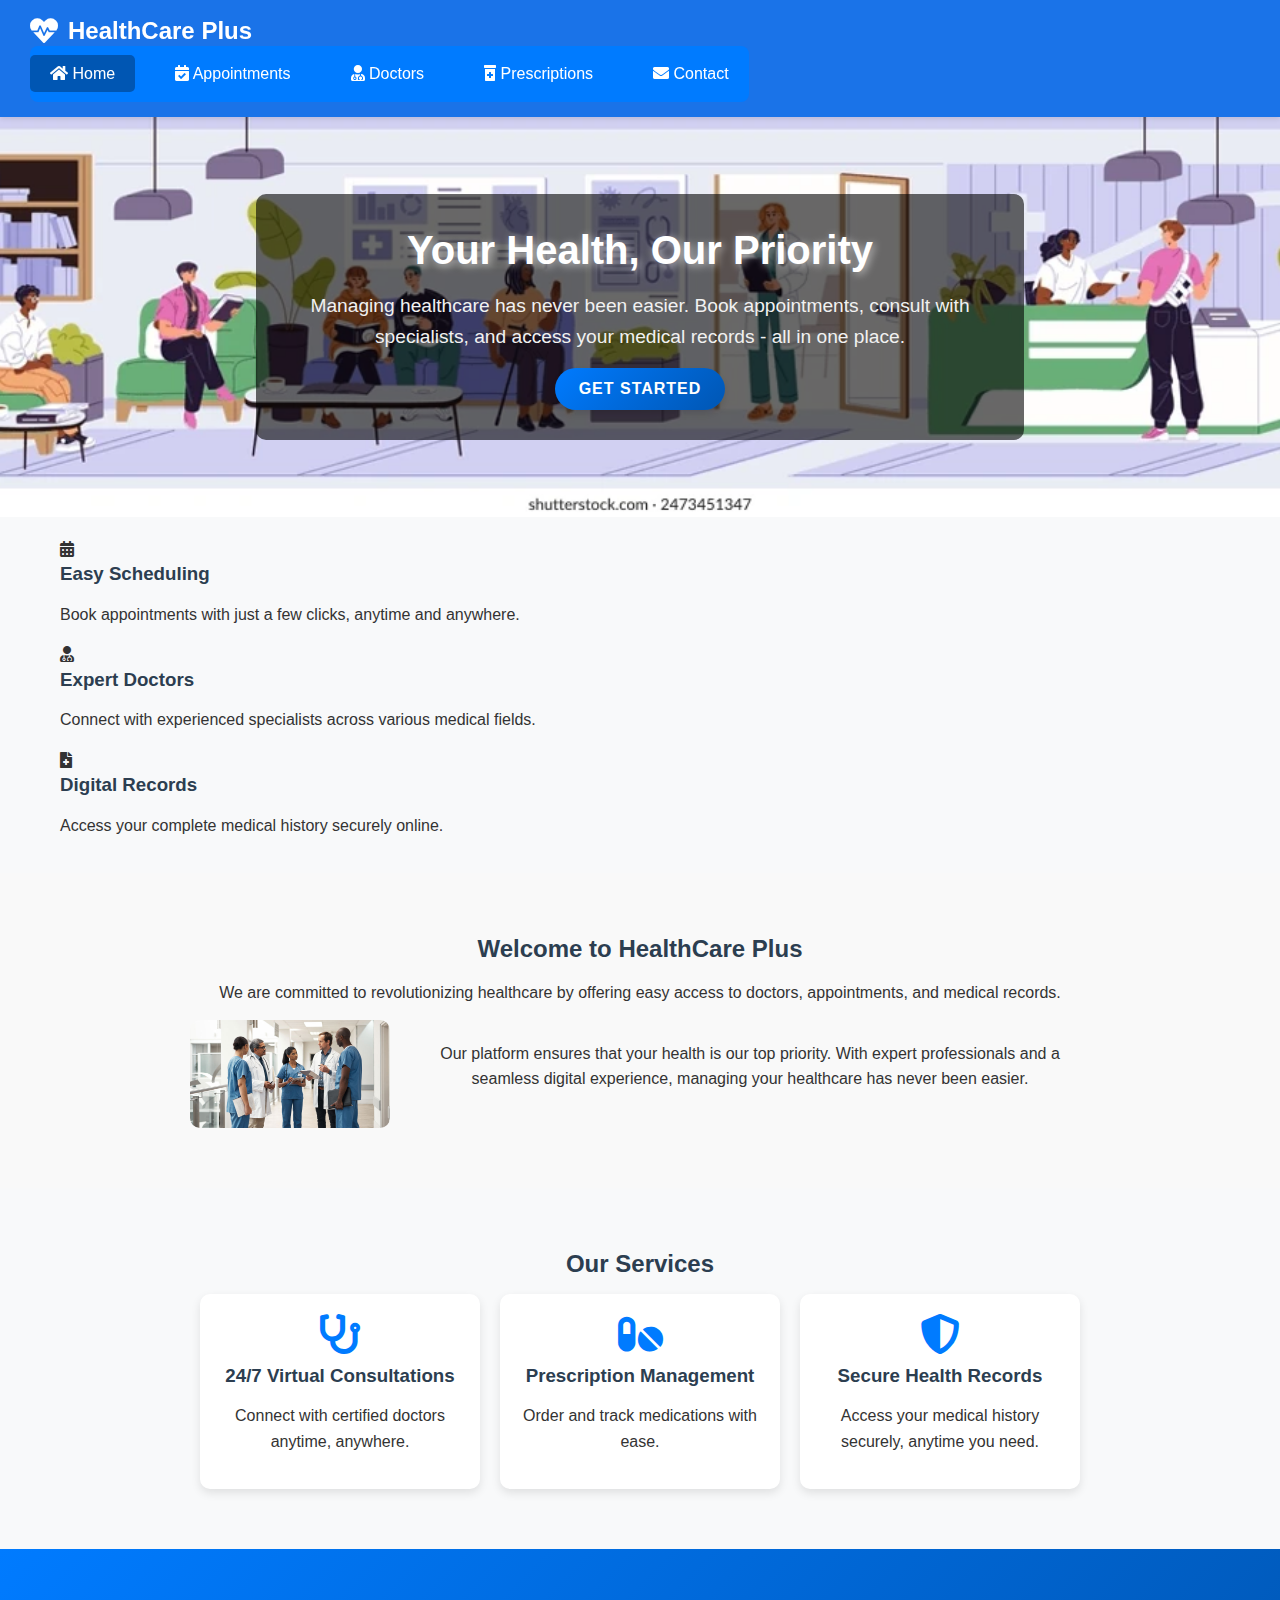
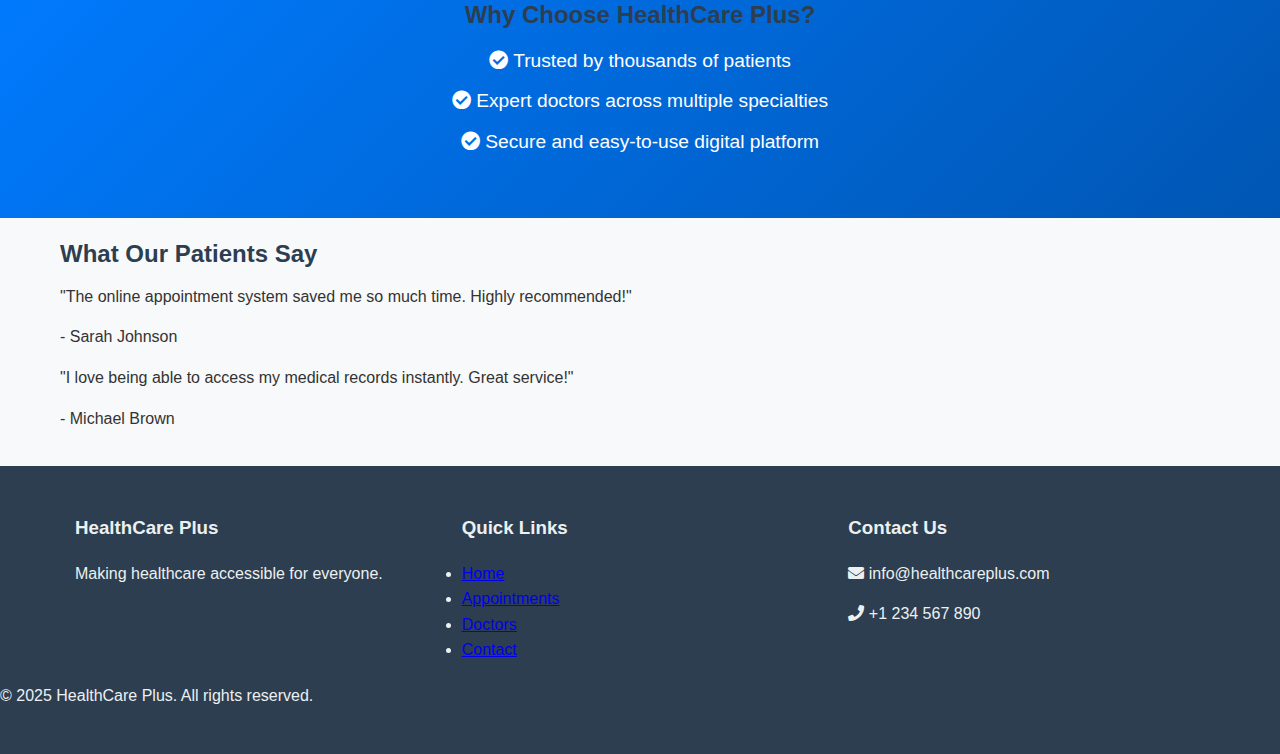
<file: index.html>
<!DOCTYPE html>
<html lang="en">
<head>
    <meta charset="UTF-8">
    <meta name="viewport" content="width=device-width, initial-scale=1.0">
    <title>HealthCare Plus</title>
    <link rel="stylesheet" href="styles.css">
    <link rel="stylesheet" href="https://cdnjs.cloudflare.com/ajax/libs/font-awesome/5.15.3/css/all.min.css">
</head>
<body>
    <header>
        <div class="logo">
            <i class="fas fa-heartbeat"></i>
            <h1>HealthCare Plus</h1>
        </div>
        <nav>
            <ul>
                <li><a href="index.html" class="active"><i class="fas fa-home"></i> Home</a></li>
                <li><a href="appointments.html"><i class="fas fa-calendar-check"></i> Appointments</a></li>
                <li><a href="doctors.html"><i class="fas fa-user-md"></i> Doctors</a></li>
                <li><a href="prescriptions.html"><i class="fas fa-prescription-bottle-alt"></i> Prescriptions</a></li>
                <li><a href="contact.html"><i class="fas fa-envelope"></i> Contact</a></li>
            </ul>
        </nav>
    </header>
    
    <div class="hero">
        <img src="banner.jpg" alt="Healthcare Banner" class="hero-image">
        <div class="hero-overlay">
            <h2>Your Health, Our Priority</h2>
            <p>Managing healthcare has never been easier. Book appointments, consult with specialists, and access your medical records - all in one place.</p>
            <button onclick="location.href='appointments.html'" class="btn-primary">Get Started</button>
        </div>
    </div>
    
    

    <div class="features">
        <div class="feature-card">
            <i class="fas fa-calendar-alt feature-icon"></i>
            <h3>Easy Scheduling</h3>
            <p>Book appointments with just a few clicks, anytime and anywhere.</p>
        </div>
        <div class="feature-card">
            <i class="fas fa-user-md feature-icon"></i>
            <h3>Expert Doctors</h3>
            <p>Connect with experienced specialists across various medical fields.</p>
        </div>
        <div class="feature-card">
            <i class="fas fa-file-medical feature-icon"></i>
            <h3>Digital Records</h3>
            <p>Access your complete medical history securely online.</p>
        </div>
    </div>

    <section class="about-us">
        <h2>Welcome to HealthCare Plus</h2>
        <p>We are committed to revolutionizing healthcare by offering easy access to doctors, appointments, and medical records.</p>
        <div class="about-content">
            <img src="about-us.jpg" alt="Healthcare Team">
            <p>Our platform ensures that your health is our top priority. With expert professionals and a seamless digital experience, managing your healthcare has never been easier.</p>
        </div>
    </section>
    
    <section class="services">
        <h2>Our Services</h2>
        <div class="service-container">
            <div class="service-card">
                <i class="fas fa-stethoscope"></i>
                <h3>24/7 Virtual Consultations</h3>
                <p>Connect with certified doctors anytime, anywhere.</p>
            </div>
            <div class="service-card">
                <i class="fas fa-pills"></i>
                <h3>Prescription Management</h3>
                <p>Order and track medications with ease.</p>
            </div>
            <div class="service-card">
                <i class="fas fa-shield-alt"></i>
                <h3>Secure Health Records</h3>
                <p>Access your medical history securely, anytime you need.</p>
            </div>
        </div>
    </section>
    
    <section class="why-choose-us">
        <h2>Why Choose HealthCare Plus?</h2>
        <ul>
            <li><i class="fas fa-check-circle"></i> Trusted by thousands of patients</li>
            <li><i class="fas fa-check-circle"></i> Expert doctors across multiple specialties</li>
            <li><i class="fas fa-check-circle"></i> Secure and easy-to-use digital platform</li>
        </ul>
    </section>
    

    <section class="testimonials">
        <h2>What Our Patients Say</h2>
        <div class="testimonial-container">
            <div class="testimonial">
                <p>"The online appointment system saved me so much time. Highly recommended!"</p>
                <p class="patient-name">- Sarah Johnson</p>
            </div>
            <div class="testimonial">
                <p>"I love being able to access my medical records instantly. Great service!"</p>
                <p class="patient-name">- Michael Brown</p>
            </div>
        </div>
    </section>

    <footer>
        <div class="footer-content">
            <div class="footer-section">
                <h3>HealthCare Plus</h3>
                <p>Making healthcare accessible for everyone.</p>
            </div>
            <div class="footer-section">
                <h3>Quick Links</h3>
                <ul>
                    <li><a href="index.html">Home</a></li>
                    <li><a href="appointments.html">Appointments</a></li>
                    <li><a href="doctors.html">Doctors</a></li>
                    <li><a href="contact.html">Contact</a></li>
                </ul>
            </div>
            <div class="footer-section">
                <h3>Contact Us</h3>
                <p><i class="fas fa-envelope"></i> info@healthcareplus.com</p>
                <p><i class="fas fa-phone"></i> +1 234 567 890</p>
            </div>
        </div>
        <div class="copyright">
            <p>© 2025 HealthCare Plus. All rights reserved.</p>
        </div>
    </footer>

    <script src="script.js"></script>
</body>
</html>
</file>
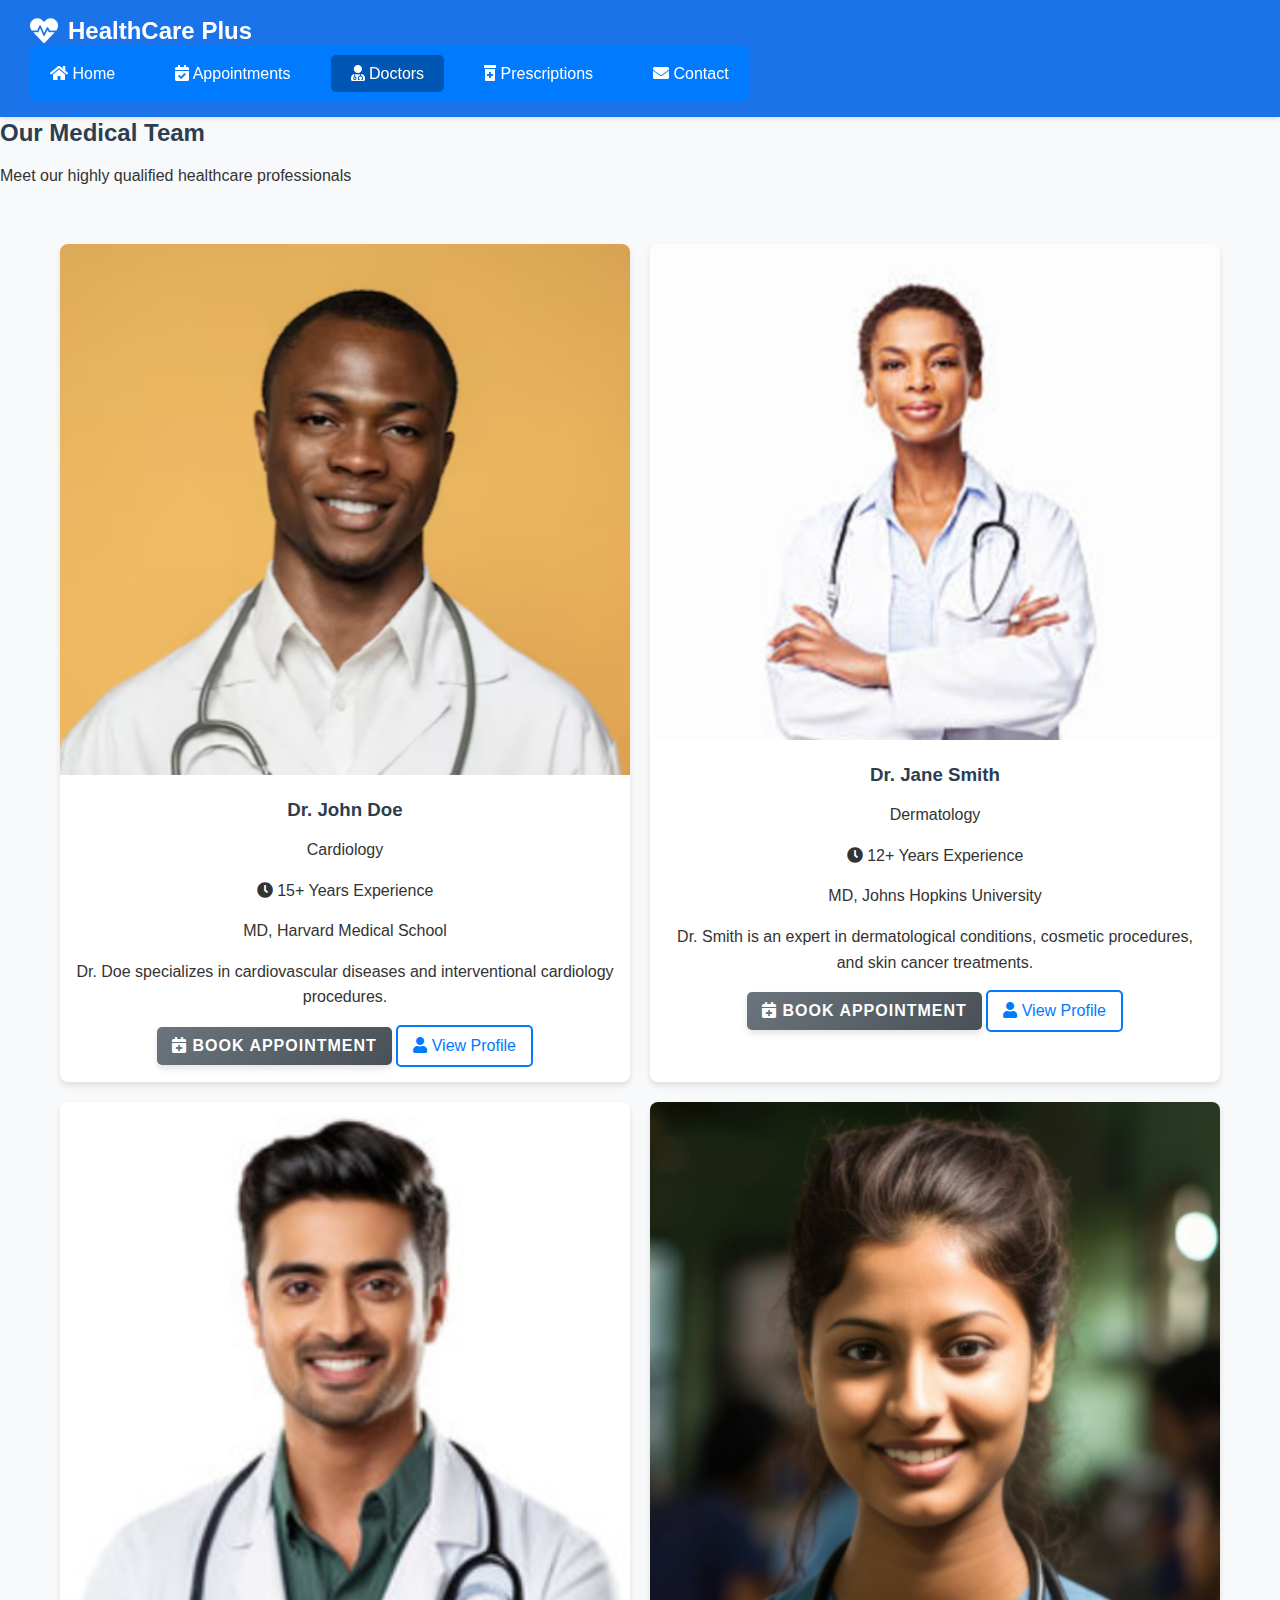
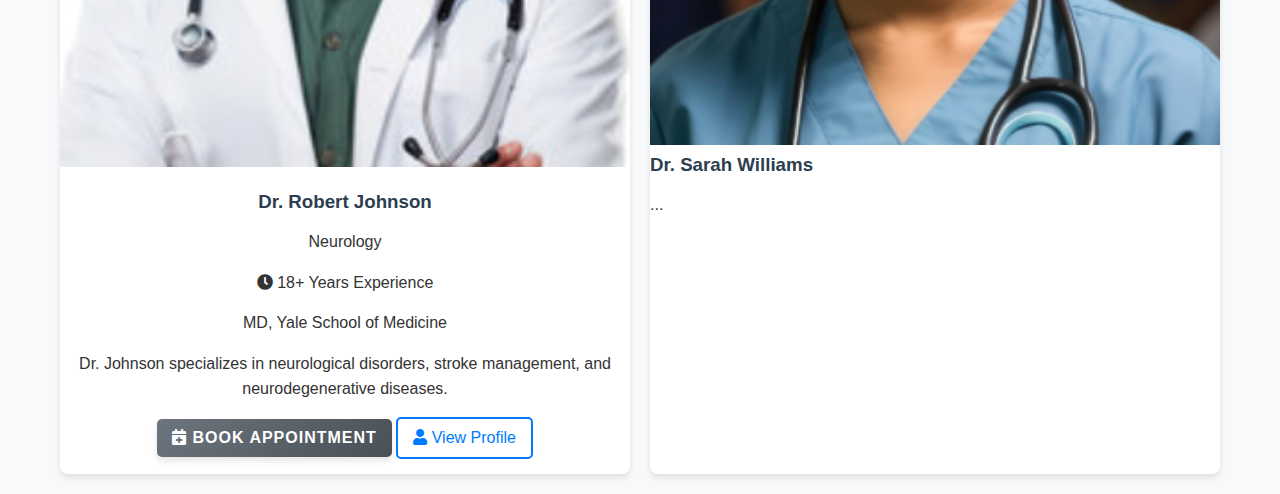
<file: doctors.html>
<!DOCTYPE html>
<html lang="en">
<head>
    <meta charset="UTF-8">
    <meta name="viewport" content="width=device-width, initial-scale=1.0">
    <title>Our Doctors - HealthCare Plus</title>
    <link rel="stylesheet" href="styles.css">
    <link rel="stylesheet" href="https://cdnjs.cloudflare.com/ajax/libs/font-awesome/5.15.3/css/all.min.css">
    <style>
        /* Add this CSS to style the grid for two doctors per row */
        .doctors-grid {
            display: grid;
            grid-template-columns: repeat(2, 1fr); /* Two columns */
            gap: 20px; /* Space between cards */
            margin-top: 20px;
        }

        .doctor-card {
            background: white;
            border-radius: 8px;
            box-shadow: 0 4px 6px rgba(0, 0, 0, 0.1);
            overflow: hidden;
            transition: transform 0.3s ease;
        }

        .doctor-card:hover {
            transform: translateY(-5px);
        }

        .doctor-image img {
            width: 100%;
            height: auto;
            object-fit: cover;
        }

        .doctor-info {
            padding: 15px;
            text-align: center;
        }

        .doctor-actions {
            margin-top: 15px;
        }

        .btn-secondary,
        .btn-outline {
            padding: 10px 15px;
            font-size: 1rem;
            border-radius: 5px;
            cursor: pointer;
            transition: background-color 0.3s ease, color 0.3s ease;
        }

        .btn-secondary {
            background-color: #007BFF;
            color: white;
            border: none;
        }

        .btn-secondary:hover {
            background-color: #0056b3;
        }

        .btn-outline {
            background-color: transparent;
            color: #007BFF;
            border: 2px solid #007BFF;
        }

        .btn-outline:hover {
            background-color: #007BFF;
            color: white;
        }
    </style>
</head>
<body>
    <header>
        <div class="logo">
            <i class="fas fa-heartbeat"></i>
            <h1>HealthCare Plus</h1>
        </div>
        <nav>
            <ul>
                <li><a href="index.html"><i class="fas fa-home"></i> Home</a></li>
                <li><a href="appointments.html"><i class="fas fa-calendar-check"></i> Appointments</a></li>
                <li><a href="doctors.html" class="active"><i class="fas fa-user-md"></i> Doctors</a></li>
                <li><a href="prescriptions.html"><i class="fas fa-prescription-bottle-alt"></i> Prescriptions</a></li>
                <li><a href="contact.html"><i class="fas fa-envelope"></i> Contact</a></li>
            </ul>
        </nav>
    </header>
    
    <div class="page-banner">
        <h2>Our Medical Team</h2>
        <p>Meet our highly qualified healthcare professionals</p>
    </div>

    <div class="container">
        <div class="doctors-grid">
            <!-- Doctor Card 1 -->
            <div class="doctor-card" data-specialty="cardiology">
                <div class="doctor-image">
                    <img src="John Doe.png" alt="Dr. John Doe">
                </div>
                <div class="doctor-info">
                    <h3>Dr. John Doe</h3>
                    <p class="specialty">Cardiology</p>
                    <p class="experience"><i class="fas fa-clock"></i> 15+ Years Experience</p>
                    <p class="education">MD, Harvard Medical School</p>
                    <p class="description">Dr. Doe specializes in cardiovascular diseases and interventional cardiology procedures.</p>
                    <div class="doctor-actions">
                        <button class="btn-secondary" onclick="location.href='appointments.html'"><i class="fas fa-calendar-plus"></i> Book Appointment</button>
                        <button class="btn-outline" onclick="viewProfile('john-doe')"><i class="fas fa-user"></i> View Profile</button>
                    </div>
                </div>
            </div>

            <!-- Doctor Card 2 -->
            <div class="doctor-card" data-specialty="dermatology">
                <div class="doctor-image">
                    <img src="Jane Smith.png" alt="Dr. Jane Smith">
                </div>
                <div class="doctor-info">
                    <h3>Dr. Jane Smith</h3>
                    <p class="specialty">Dermatology</p>
                    <p class="experience"><i class="fas fa-clock"></i> 12+ Years Experience</p>
                    <p class="education">MD, Johns Hopkins University</p>
                    <p class="description">Dr. Smith is an expert in dermatological conditions, cosmetic procedures, and skin cancer treatments.</p>
                    <div class="doctor-actions">
                        <button class="btn-secondary" onclick="location.href='appointments.html'"><i class="fas fa-calendar-plus"></i> Book Appointment</button>
                        <button class="btn-outline" onclick="viewProfile('jane-smith')"><i class="fas fa-user"></i> View Profile</button>
                    </div>
                </div>
            </div>

            <!-- Doctor Card 3 -->
            <div class="doctor-card" data-specialty="neurology">
                <div class="doctor-image">
                    <img src="Robert.png" alt="Dr. Robert Johnson">
                </div>
                <div class="doctor-info">
                    <h3>Dr. Robert Johnson</h3>
                    <p class="specialty">Neurology</p>
                    <p class="experience"><i class="fas fa-clock"></i> 18+ Years Experience</p>
                    <p class="education">MD, Yale School of Medicine</p>
                    <p class="description">Dr. Johnson specializes in neurological disorders, stroke management, and neurodegenerative diseases.</p>
                    <div class="doctor-actions">
                        <button class="btn-secondary" onclick="location.href='appointments.html'"><i class="fas fa-calendar-plus"></i> Book Appointment</button>
                        <button class="btn-outline" onclick="viewProfile('robert-johnson')"><i class="fas fa-user"></i> View Profile</button>
                    </div>
                </div>
            </div>

            <!-- Doctor Card 4 -->
            <div class="doctor-card" data-specialty="pediatrics">
                <div class="doctor-image">
                    <img src="Sarah.png" alt="Dr. Sarah Williams">
                </div>
                <div className='doctor-info'>
                    <h3>Dr. Sarah Williams</h3>
                    ...
</file>
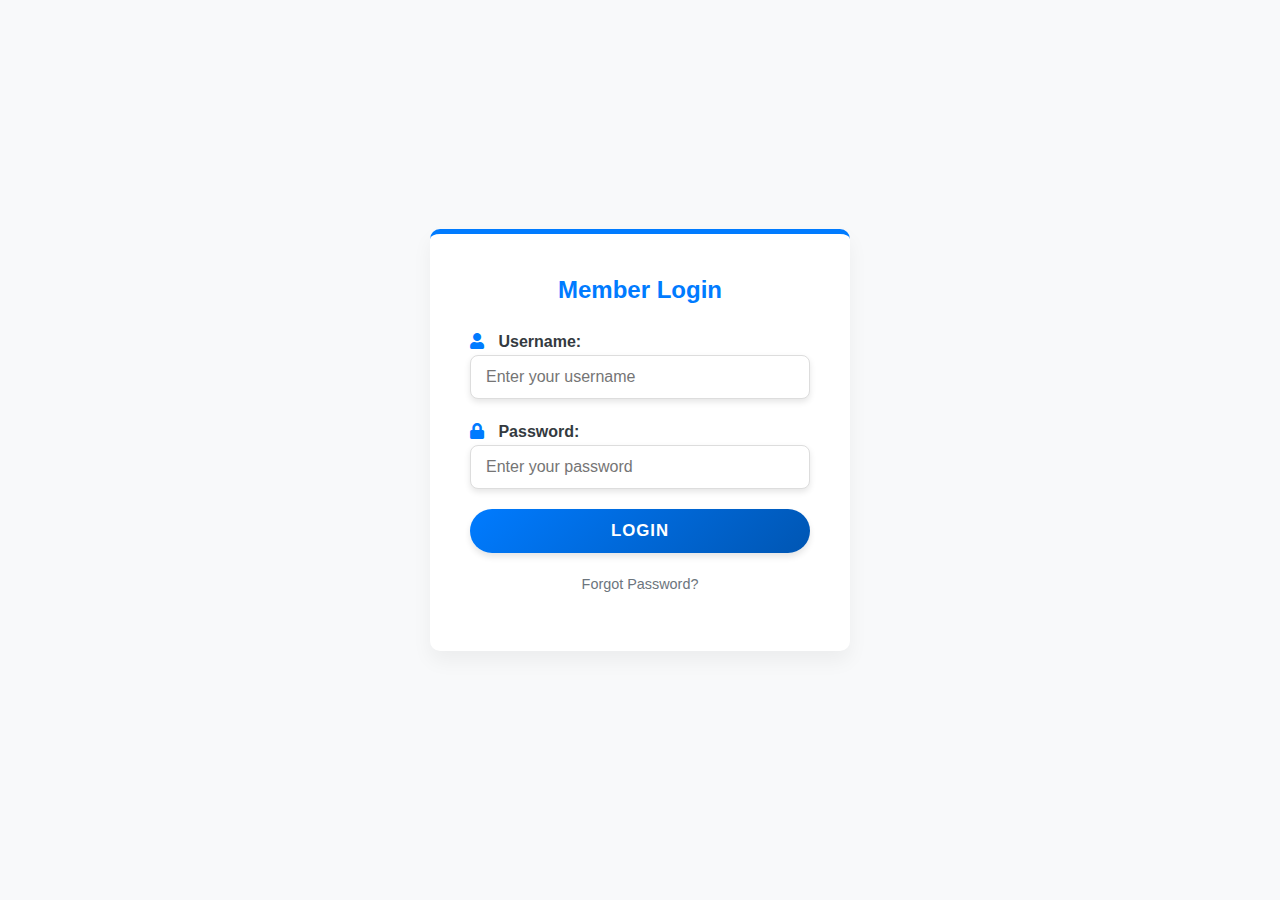
<file: login.html>
<!DOCTYPE html>
<html lang="en">
<head>
    <meta charset="UTF-8">
    <meta name="viewport" content="width=device-width, initial-scale=1.0">
    <title>Login - HealthCare Plus</title>
    <meta name="description" content="Login to your HealthCare Plus account.">
    <link rel="stylesheet" href="variables.css"> 
    <link rel="stylesheet" href="styles.css">   
    
    <link rel="stylesheet" href="https://cdnjs.cloudflare.com/ajax/libs/font-awesome/5.15.4/css/all.min.css" integrity="sha512-1ycn6IcaQQ40/MKBW2W4Rhis/DbILU74C1vSrLJxCq57o941Ym01SwNsOMqvEBFlcgUa6xLiPY/NS5R+E6ztJQ==" crossorigin="anonymous" referrerpolicy="no-referrer" />

    
    <style>
        
        body.login-page {
            
            display: flex;
            justify-content: center;
            align-items: center;
            min-height: 100vh; 
            padding: 20px; 
             
        }

       
        .login-container {
            
            padding: calc(var(--spacing-unit) * 2.5); 
            max-width: 420px;
            width: 100%;
            text-align: center;
             border-top: 5px solid var(--primary-color); /* Add a theme color accent */
             animation: fadeIn 0.5s ease-out; /* Optional animation */
        }

        .login-container h2 {
            margin-top: 0;
            margin-bottom: calc(var(--spacing-unit) * 1.5); /* More space below heading */
            color: var(--primary-color); /* Use theme color */
            font-weight: 700;
        }

        /* Form Element Styling */
        .login-container .form-group {
            margin-bottom: calc(var(--spacing-unit) * 1.25); /* ~20px */
            text-align: left;
        }

        .login-container .form-group label {
            font-weight: 600;
            color: var(--dark-color);
            margin-bottom: 8px;
        }
        .login-container .form-group label i {
            margin-right: 8px;
            color: var(--primary-color); /* Theme color for icons */
            width: 16px;
        }

        .login-container .form-control {
            /* Most styles inherited from global .form-control */
            border-width: 1px; /* Ensure border is visible */
            padding: 12px 15px;
        }
        .login-container .form-control:focus {
             /* Inherits focus style */
        }
         .login-container .form-control.is-invalid {
             /* Inherits invalid style */
        }


        /* Error Message Styling */
        #login-error {
            font-size: 0.9em;
            font-weight: 500;
            margin-bottom: 15px;
            text-align: center;
            padding: 8px;
            border-radius: 4px;
            /* Use theme danger colors if defined, or default red */
            color: var(--danger-color, #721c24);
            background-color: rgba(220, 53, 69, 0.1);
            border: 1px solid rgba(220, 53, 69, 0.3);
        }

        /* Button Styling */
        .login-container .btn-block {
             display: block;
             width: 100%;
         }
        .login-container .btn-primary {
            /* Inherits base button styles */
            padding: 12px 20px;
            font-size: 1.05rem;
            font-weight: 600;
             /* background-color: var(--primary-color); */ /* Inherited */
        }
        .login-container .btn-primary:hover {
             /* background-color: var(--primary-color-dark); */ /* Inherited */
        }

        /* Forgot Password Link */
        .login-container .forgot-link {
            margin-top: 20px;
            font-size: 0.9em;
        }
        .login-container .forgot-link a {
             color: var(--text-muted);
             text-decoration: none;
         }
         .login-container .forgot-link a:hover {
             color: var(--primary-color); /* Use theme color on hover */
             text-decoration: underline;
         }

         /* Optional Animation */
         @keyframes fadeIn {
            from { opacity: 0; transform: translateY(-10px); }
            to { opacity: 1; transform: translateY(0); }
        }

    </style>
</head>
<!-- Add class="login-page" to allow body override if needed,
     though we removed the specific background override now -->
<body class="login-page">

    <main id="main-content">
        <!-- Add .card class to leverage global card styles -->
        <div class="login-container card">
            <h2>Member Login</h2>
            <form id="login-form" novalidate>
                <div class="form-group">
                    <label for="username"><i class="fas fa-user" aria-hidden="true"></i> Username:</label>
                    <input type="text" id="username" name="username" class="form-control" placeholder="Enter your username" required>
                </div>
                <div class="form-group">
                    <label for="password"><i class="fas fa-lock" aria-hidden="true"></i> Password:</label>
                    <input type="password" id="password" name="password" class="form-control" placeholder="Enter your password" required>
                </div>

                <div id="login-error" class="text-danger" style="display: none;">
                    <!-- Error text set by JavaScript -->
                </div>

                <button type="submit" class="btn btn-primary btn-block">Login</button>

                 <p class="forgot-link">
                    <a href="#">Forgot Password?</a>
                 </p>

            </form>
        </div>
    </main>

    <!-- No header/footer typically -->

    <script src="login.js"></script>
    <!-- <script src="js/app.js"></script> -->

</body>
</html>
</file>
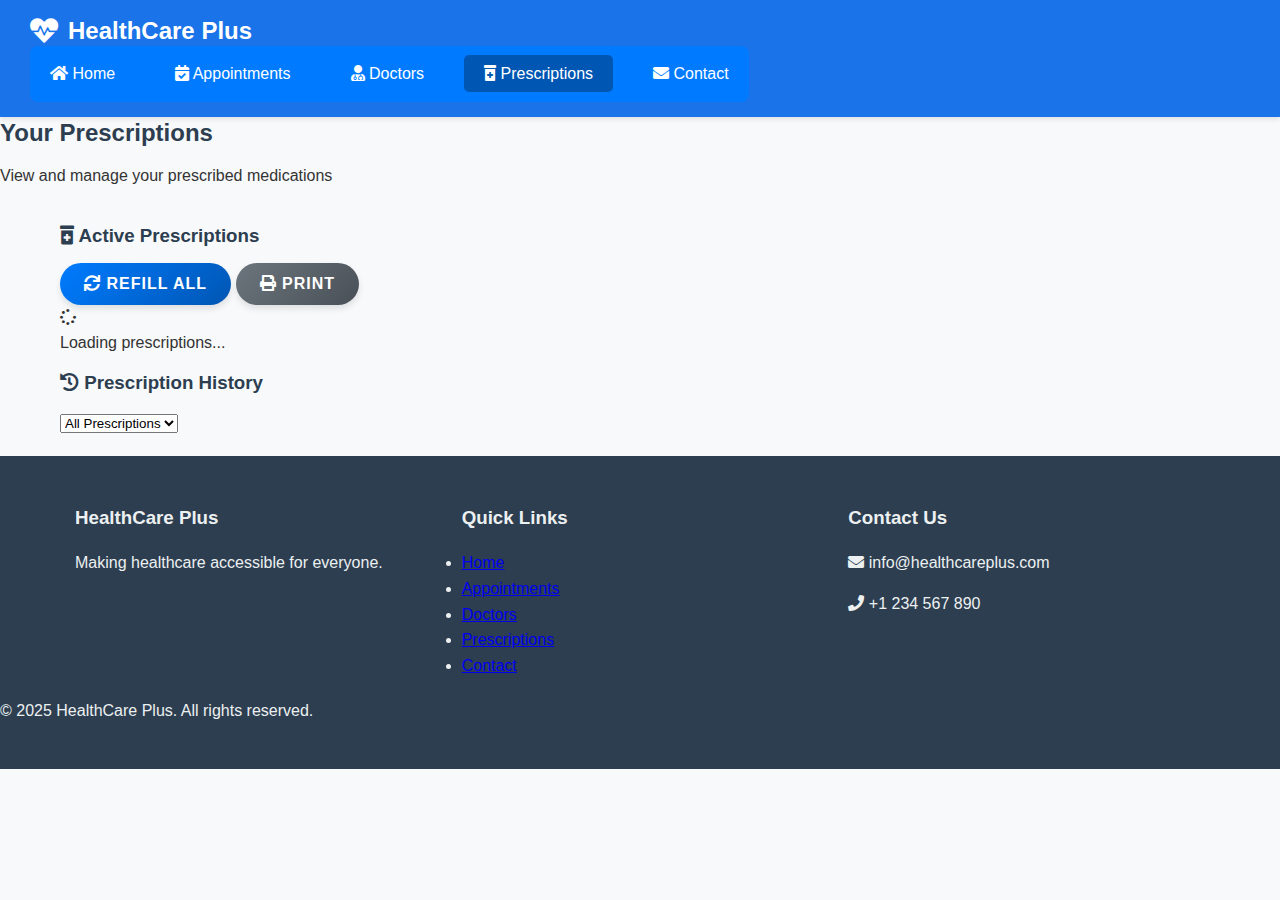
<file: prescriptions.html>
<!DOCTYPE html>
<html lang="en">
<head>
    <meta charset="UTF-8">
    <meta name="viewport" content="width=device-width, initial-scale=1.0">
    <title>Prescriptions - HealthCare Plus</title>
    <link rel="stylesheet" href="styles.css">
    <link rel="stylesheet" href="https://cdnjs.cloudflare.com/ajax/libs/font-awesome/5.15.3/css/all.min.css">
</head>
<body>
    <header>
        <div class="logo">
            <i class="fas fa-heartbeat"></i>
            <h1>HealthCare Plus</h1>
        </div>
        <nav>
            <ul>
                <li><a href="index.html"><i class="fas fa-home"></i> Home</a></li>
                <li><a href="appointments.html"><i class="fas fa-calendar-check"></i> Appointments</a></li>
                <li><a href="doctors.html"><i class="fas fa-user-md"></i> Doctors</a></li>
                <li><a href="prescriptions.html" class="active"><i class="fas fa-prescription-bottle-alt"></i> Prescriptions</a></li>
                <li><a href="contact.html"><i class="fas fa-envelope"></i> Contact</a></li>
            </ul>
        </nav>
    </header>
    
    <div class="page-banner">
        <h2>Your Prescriptions</h2>
        <p>View and manage your prescribed medications</p>
    </div>

    <div class="container">
        <div class="prescriptions-header">
            <h3><i class="fas fa-prescription-bottle-alt"></i> Active Prescriptions</h3>
            <div class="prescription-actions">
                <button id="refill-all-btn" class="btn-primary"><i class="fas fa-sync"></i> Refill All</button>
                <button id="print-prescriptions-btn" class="btn-secondary" onclick="window.print()"><i class="fas fa-print"></i> Print</button>
            </div>
        </div>

        <div id="prescriptions-container" class="prescriptions-grid">
            <!-- Prescriptions will be loaded here -->
            <div class="loading-spinner">
                <i class="fas fa-spinner fa-pulse"></i>
                <p>Loading prescriptions...</p>
            </div>
        </div>

        <div class="prescription-history">
            <h3><i class="fas fa-history"></i> Prescription History</h3>
            <div class="history-filters">
                <select id="history-filter">
                    <option value="all">All Prescriptions</option>
                    <option value="3months">Last 3 Months</option>
                    <option value="6months">Last 6 Months</option>
                    <option value="1year">Last Year</option>
                </select>
            </div>
            <div id="prescription-history-container">
                <!-- Prescription history will be loaded here -->
            </div>
        </div>

        <div class="no-prescriptions" id="no-prescriptions" style="display: none;">
            <i class="fas fa-prescription-bottle-alt"></i>
            <h3>No Prescriptions Found</h3>
            <p>You don't have any active prescriptions at the moment.</p>
            <button class="btn-primary" onclick="location.href='appointments.html'">Schedule an Appointment</button>
        </div>
    </div>

    <footer>
        <div class="footer-content">
            <div class="footer-section">
                <h3>HealthCare Plus</h3>
                <p>Making healthcare accessible for everyone.</p>
            </div>
            <div class="footer-section">
                <h3>Quick Links</h3>
                <ul>
                    <li><a href="index.html">Home</a></li>
                    <li><a href="appointments.html">Appointments</a></li>
                    <li><a href="doctors.html">Doctors</a></li>
                    <li><a href="prescriptions.html">Prescriptions</a></li>
                    <li><a href="contact.html">Contact</a></li>
                </ul>
            </div>
            <div class="footer-section">
                <h3>Contact Us</h3>
                <p><i class="fas fa-envelope"></i> info@healthcareplus.com</p>
                <p><i class="fas fa-phone"></i> +1 234 567 890</p>
            </div>
        </div>
        <div class="copyright">
            <p>© 2025 HealthCare Plus. All rights reserved.</p>
        </div>
    </footer>

    <script src="prescriptions.js"></script>
</body>
</html>
</file>
<file: styles.css>
/* Global Styles */
* {
    box-sizing: border-box;
    margin: 0;
    padding: 0;
}
body {
    font-family: 'Segoe UI', Tahoma, Geneva, Verdana, sans-serif;
    line-height: 1.6;
    color: #333;
    background-color: #f8f9fa;
}
.container {
    max-width: 1200px;
    margin: 0 auto;
    padding: 20px;
}
/* Typography */
h1, h2, h3, h4, h5, h6 {
    font-weight: 600;
    line-height: 1.3;
    margin-bottom: 15px;
    color: #2c3e50;
}
p {
    margin-bottom: 15px;
}
/* Header */
header {
    background-color: #1a73e8;
    color: white;
    padding: 15px 30px;
    box-shadow: 0 2px 5px rgba(0, 0, 0, 0.1);
    position: sticky;
    top: 0;
    z-index: 1000;
}
.logo {
    display: flex;
    align-items: center;
}
.logo i {
    font-size: 28px;
    margin-right: 10px;
    color: #fff;
}
.logo h1 {
    margin: 0;
    font-size: 24px;
    color: #fff;
}

/* Navigation */
nav {
    display: flex;
    justify-content: space-between;
    align-items: center;
}
.nav-links {
    display: flex;
    list-style: none;
}
.nav-links li {
    margin-left: 20px;
}
.nav-links a {
    color: #fff;
    text-decoration: none;
    font-weight: 500;
    transition: all 0.3s ease;
}
.nav-links a:hover {
    color: #e3f2fd;
}

/* Main Content */
main {
    padding: 30px 0;
}
.section {
    margin-bottom: 40px;
}
.card {
    background-color: #fff;
    border-radius: 8px;
    box-shadow: 0 2px 10px rgba(0, 0, 0, 0.05);
    padding: 25px;
    margin-bottom: 20px;
    transition: transform 0.3s ease;
}
.card:hover {
    transform: translateY(-5px);
}

/* Buttons */
.btn {
    display: inline-block;
    background-color: #1a73e8;
    color: white;
    padding: 10px 20px;
    border: none;
    border-radius: 4px;
    cursor: pointer;
    font-weight: 500;
    text-decoration: none;
    transition: background-color 0.3s ease;
}
.btn:hover {
    background-color: #0d62d0;
}
.btn-outline {
    background-color: transparent;
    border: 2px solid #1a73e8;
    color: #1a73e8;
}
.btn-outline:hover {
    background-color: #1a73e8;
    color: white;
}

/* Footer */
footer {
    background-color: #2c3e50;
    color: #ecf0f1;
    padding: 30px 0;
}
.footer-content {
    display: flex;
    justify-content: space-between;
    flex-wrap: wrap;
}
.footer-section {
    flex: 1;
    margin: 0 15px;
    min-width: 200px;
}
.footer-section h3 {
    color: #ecf0f1;
    margin-bottom: 20px;
}
.footer-bottom {
    text-align: center;
    margin-top: 20px;
    padding-top: 20px;
    border-top: 1px solid #34495e;
}

/* Responsive Design */
@media screen and (max-width: 768px) {
    .nav-links {
        display: none;
    }
    
    .mobile-menu {
        display: block;
        font-size: 24px;
        cursor: pointer;
    }
    
    .footer-content {
        flex-direction: column;
    }
    
    .footer-section {
        margin-bottom: 20px;
    }
}
.hero {
    position: relative;
    width: 100%;
    height: 400px;
    display: flex;
    align-items: center;
    justify-content: center;
    text-align: center;
    overflow: hidden;
}

.hero-image {
    width: 100%;
    height: 100%;
    object-fit: cover;
    position: absolute;
    top: 0;
    left: 0;
    z-index: -1;
}

.hero-overlay {
    position: relative;
    background: rgba(0, 0, 0, 0.591); /* Darker overlay for better text visibility */
    padding: 30px 20px;
    border-radius: 10px;
    color: white;
    width: 60%; /* Restrict width for better alignment */
    text-align: center;
}
.features, 
.appointment-section, 
.testimonials, 
.footer-content {
    max-width: 1200px; /* Keeps content centered */
    margin: 0 auto; /* Centers content */
    padding: 20px; /* Adds spacing */
}

.hero-overlay h2 {
    color: #ffffff; /* Brighter white */
    font-size: 2.5rem;
    font-weight: bold;
    text-shadow: 2px 2px 8px rgba(255, 255, 255, 0.6); /* Soft glow */
}

.hero-overlay p {
    color: #f1f1f1; /* Slightly off-white for better readability */
    font-size: 1.2rem;
}
.btn-primary {
    background: linear-gradient(135deg, #007BFF, #0056b3); /* Smooth gradient */
    color: white;
    padding: 12px 24px;
    font-size: 1.2rem;
    font-weight: bold;
    border: none;
    border-radius: 8px;
    cursor: pointer;
    transition: all 0.3s ease-in-out;
    box-shadow: 0px 4px 8px rgba(0, 0, 0, 0.2);
}

.btn-primary:hover {
    background: linear-gradient(135deg, #0056b3, #003d80);
    transform: translateY(-2px);
    box-shadow: 0px 6px 12px rgba(0, 0, 0, 0.3);
}
/* General Styling for Form Elements */
.form-group input,
.form-group select {
    width: 100%;
    padding: 12px;
    font-size: 1rem;
    border: 2px solid #ddd;
    border-radius: 8px;
    background: #fff;
    transition: all 0.3s ease-in-out;
    box-shadow: 0px 3px 6px rgba(0, 0, 0, 0.1);
}

/* Hover & Focus Effects */
.form-group input:focus,
.form-group select:focus {
    border-color: #007BFF;
    box-shadow: 0px 4px 8px rgba(0, 123, 255, 0.3);
    outline: none;
}

/* Styling the Dropdown */
.form-group select {
    appearance: none; /* Removes default dropdown styles */
    background: #fff url('dropdown-arrow.png') no-repeat right 12px center; 
    background-size: 16px;
    cursor: pointer;
}

/* Styling the Submit Button */
.btn-primary {
    background: linear-gradient(135deg, #007BFF, #0056b3);
    color: white;
    padding: 12px 24px;
    font-size: 1.1rem;
    font-weight: bold;
    border: none;
    border-radius: 8px;
    cursor: pointer;
    transition: all 0.3s ease-in-out;
    box-shadow: 0px 4px 8px rgba(0, 0, 0, 0.2);
}

.btn-primary:hover {
    background: linear-gradient(135deg, #0056b3, #003d80);
    transform: translateY(-2px);
    box-shadow: 0px 6px 12px rgba(0, 0, 0, 0.3);
}
/* About Us Section */
.about-us {
    text-align: center;
    padding: 60px 20px;
    background: #f9f9f9;
}

.about-us .about-content {
    display: flex;
    align-items: center;
    gap: 20px;
    justify-content: center;
    max-width: 900px;
    margin: auto;
}

.about-us img {
    max-width: 200px;
    border-radius: 10px;
}

/* Services Section */
.services {
    text-align: center;
    padding: 60px 20px;
}

.service-container {
    display: flex;
    justify-content: center;
    gap: 20px;
    flex-wrap: wrap;
}

.service-card {
    background: white;
    padding: 20px;
    border-radius: 10px;
    box-shadow: 0px 4px 10px rgba(0, 0, 0, 0.1);
    width: 280px;
    text-align: center;
    transition: transform 0.3s;
}

.service-card i {
    font-size: 40px;
    color: #007BFF;
    margin-bottom: 10px;
}

.service-card:hover {
    transform: translateY(-5px);
}

/* Why Choose Us Section */
.why-choose-us {
    text-align: center;
    background: linear-gradient(135deg, #007BFF, #0056b3);
    color: white;
    padding: 50px 20px;
}

.why-choose-us ul {
    list-style: none;
    padding: 0;
}

.why-choose-us li {
    font-size: 1.2rem;
    margin: 10px 0;
}
/* Navigation Bar */
nav ul {
    list-style: none;
    padding: 0;
    margin: 0;
    display: flex; /* Make menu items horizontal */
    justify-content: center;
    gap: 20px; /* Adds spacing between menu items */
    background: #007BFF; /* Modern blue navbar */
    padding: 15px 0;
    border-radius: 8px; /* Soft rounded edges */
}

nav ul li {
    display: inline-block;
}

nav ul li a {
    text-decoration: none;
    color: white;
    font-size: 1rem;
    padding: 10px 20px;
    border-radius: 5px;
    transition: background 0.3s, transform 0.2s;
    font-weight: 500;
}

nav ul li a:hover,
nav ul li a.active {
    background: #0056b3;
    transform: scale(1.1); /* Subtle hover effect */
}

/* Modern button styles */
.btn-primary, .btn-secondary {
    padding: 12px 24px;
    font-size: 1rem;
    font-weight: 600;
    text-transform: uppercase;
    letter-spacing: 1px;
    border: none;
    border-radius: 50px;
    cursor: pointer;
    transition: all 0.3s ease;
    box-shadow: 0 4px 6px rgba(0, 0, 0, 0.1);
}

.btn-primary {
    background: linear-gradient(135deg, #007BFF, #0056b3);
    color: white;
}

.btn-secondary {
    background: linear-gradient(135deg, #6c757d, #495057);
    color: white;
}

.btn-primary:hover, .btn-secondary:hover {
    transform: translateY(-2px);
    box-shadow: 0 6px 8px rgba(0, 0, 0, 0.15);
}

/* Modern card styles */
.card {
    background: white;
    border-radius: 10px;
    box-shadow: 0 10px 20px rgba(0, 0, 0, 0.05);
    transition: all 0.3s ease;
}

.card:hover {
    transform: translateY(-5px);
    box-shadow: 0 15px 30px rgba(0, 0, 0, 0.1);
}

/* Prescription styles */
.prescriptions-container {
    display: grid;
    grid-template-columns: repeat(auto-fit, minmax(300px, 1fr));
    gap: 20px;
    padding: 20px;
}

.prescription-item {
    background: white;
    border-radius: 10px;
    padding: 20px;
    box-shadow: 0 4px 6px rgba(0, 0, 0, 0.1);
    transition: all 0.3s ease;
}

.prescription-item:hover {
    transform: translateY(-5px);
    box-shadow: 0 6px 8px rgba(0, 0, 0, 0.15);
}

/* Appointment details styles */
.appointment-details {
    background: white;
    border-radius: 10px;
    padding: 20px;
    box-shadow: 0 4px 6px rgba(0, 0, 0, 0.1);
    margin-top: 20px;
}

.appointment-details h3 {
    color: #007BFF;
    margin-bottom: 15px;
}
</file>
<file: variables.css>
/* CSS Variables */
:root {
    --primary-color: #007BFF;
    --primary-color-dark: #0056b3;
    --secondary-color: #6c757d;
    --secondary-color-dark: #495057;
    --light-color: #f8f9fa;
    --dark-color: #343a40;
    --text-color: #333;
    --text-muted: #6c757d;
    --white-color: #ffffff;
    --black-color: #000000;
    --success-color: #28a745;
    --warning-color: #ffc107;
    --danger-color: #dc3545;
    --info-color: #17a2b8;

    --header-bg: var(--primary-color);
    --footer-bg: #2c3e50;
    --footer-text: #ecf0f1;

    --font-family-sans-serif: 'Segoe UI', Tahoma, Geneva, Verdana, sans-serif;
    --base-font-size: 16px;
    --line-height-base: 1.6;

    --border-radius: 8px;
    --card-shadow: 0 4px 8px rgba(0, 0, 0, 0.1);
    --card-hover-shadow: 0 6px 12px rgba(0, 0, 0, 0.15);
    --transition-speed: 0.3s;

    --container-max-width: 1200px;
    --spacing-unit: 1rem; /* Approx 16px */
}
</file>
